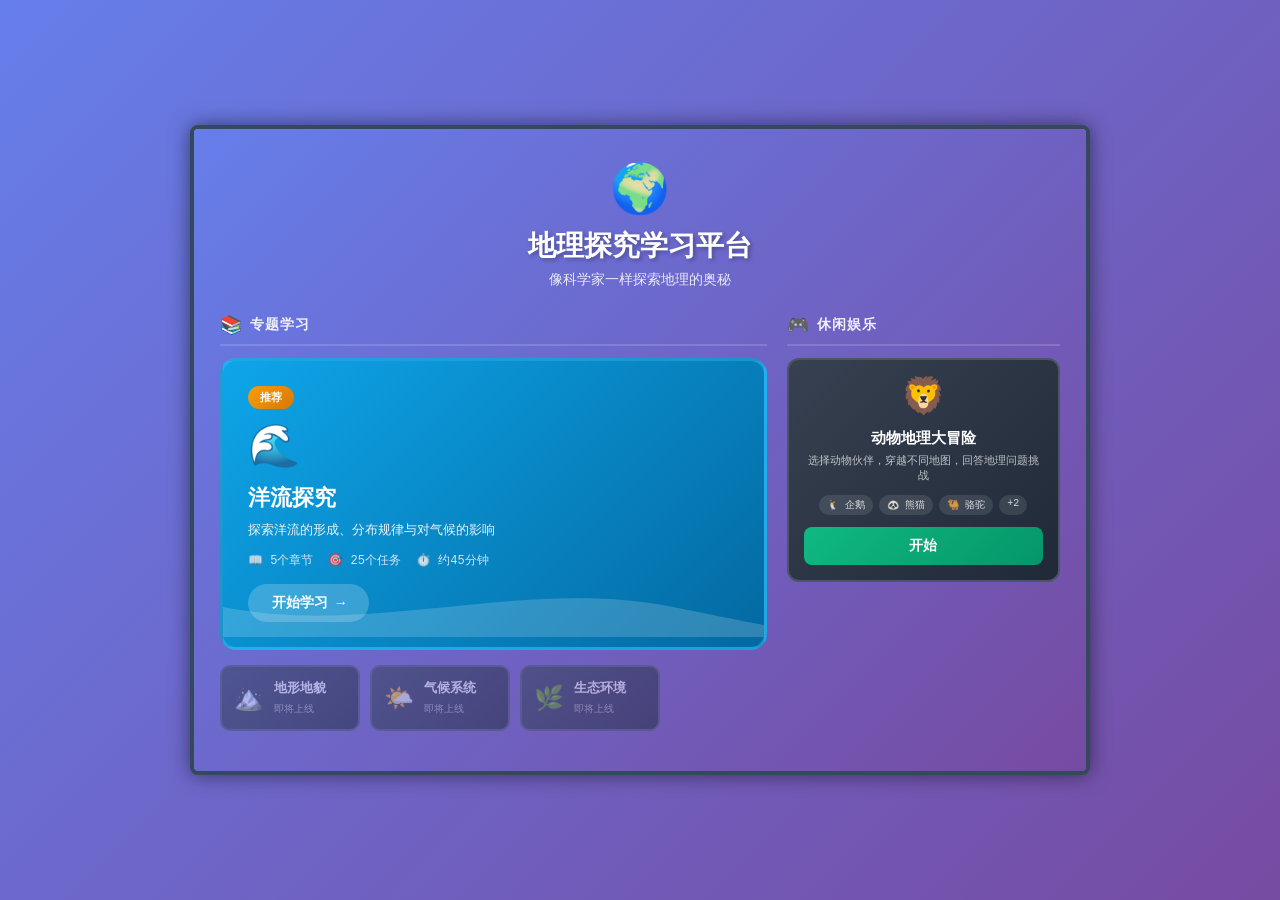
<file: index.html>
<!DOCTYPE html>
<html lang="zh-CN">
<head>
    <meta charset="UTF-8">
    <meta name="viewport" content="width=device-width, initial-scale=1.0">
    <title>地理探究学习平台</title>
    <link rel="stylesheet" href="style.css">
</head>
<body>
    <div class="game-container">
        <!-- 顶部信息栏 - 仅在游戏中显示 -->
        <header class="game-header hidden" id="game-header">
            <div class="health-display">
                <span class="health-label">生命值:</span>
                <div class="hearts">
                    <span class="heart">❤️</span>
                    <span class="heart">❤️</span>
                    <span class="heart">❤️</span>
                    <span class="heart">❤️</span>
                    <span class="heart">❤️</span>
                    <span class="heart">❤️</span>
                    <span class="heart">❤️</span>
                    <span class="heart">❤️</span>
                    <span class="heart">❤️</span>
                    <span class="heart">❤️</span>
                </div>
            </div>
            <div class="map-info">
                <span class="current-animal">当前动物: <span id="animal-name">加载中...</span></span>
                <span class="current-map">当前地图: <span id="map-name">海洋世界</span></span>
                <span class="progress">进度: <span id="map-progress">0/5</span></span>
            </div>
        </header>

        <!-- 游戏主区域 -->
        <main class="game-main">
            <!-- 主页大厅 -->
            <div id="game-lobby" class="game-lobby">
                <div class="home-container">
                    <!-- 顶部标题区 -->
                    <div class="home-header">
                        <div class="home-logo">🌍</div>
                        <h1 class="home-title">地理探究学习平台</h1>
                        <p class="home-subtitle">像科学家一样探索地理的奥秘</p>
                    </div>
                    
                    <!-- 主要内容区 -->
                    <div class="home-content">
                        <!-- 左侧：专题学习（主要） -->
                        <div class="home-main">
                            <div class="section-header">
                                <span class="section-icon">📚</span>
                                <span class="section-label">专题学习</span>
                            </div>
                            
                            <!-- 洋流探究 - 主推卡片 -->
                            <a href="ocean-explore.html" class="featured-card">
                                <div class="featured-bg">
                                    <div class="wave wave1"></div>
                                    <div class="wave wave2"></div>
                                    <div class="wave wave3"></div>
                                </div>
                                <div class="featured-content">
                                    <div class="featured-badge">推荐</div>
                                    <div class="featured-icon">🌊</div>
                                    <h3 class="featured-title">洋流探究</h3>
                                    <p class="featured-desc">探索洋流的形成、分布规律与对气候的影响</p>
                                    <div class="featured-meta">
                                        <span>📖 5个章节</span>
                                        <span>🎯 25个任务</span>
                                        <span>⏱️ 约45分钟</span>
                                    </div>
                                    <div class="featured-btn">开始学习 →</div>
                                </div>
                            </a>
                            
                            <!-- 其他专题 -->
                            <div class="topic-row">
                                <div class="topic-mini topic-locked">
                                    <div class="topic-mini-icon">🏔️</div>
                                    <div class="topic-mini-info">
                                        <h4>地形地貌</h4>
                                        <span>即将上线</span>
                                    </div>
                                </div>
                                <div class="topic-mini topic-locked">
                                    <div class="topic-mini-icon">🌤️</div>
                                    <div class="topic-mini-info">
                                        <h4>气候系统</h4>
                                        <span>即将上线</span>
                                    </div>
                                </div>
                                <div class="topic-mini topic-locked">
                                    <div class="topic-mini-icon">🌿</div>
                                    <div class="topic-mini-info">
                                        <h4>生态环境</h4>
                                        <span>即将上线</span>
                                    </div>
                                </div>
                            </div>
                        </div>
                        
                        <!-- 右侧：小游戏（次要） -->
                        <div class="home-side">
                            <div class="section-header">
                                <span class="section-icon">🎮</span>
                                <span class="section-label">休闲娱乐</span>
                            </div>
                            
                            <div class="game-card" id="start-game-menu-btn">
                                <div class="game-card-icon">🦁</div>
                                <div class="game-card-content">
                                    <h4>动物地理大冒险</h4>
                                    <p>选择动物伙伴，穿越不同地图，回答地理问题挑战</p>
                                    <div class="game-card-tags">
                                        <span>🐧 企鹅</span>
                                        <span>🐼 熊猫</span>
                                        <span>🐫 骆驼</span>
                                        <span>+2</span>
                                    </div>
                                </div>
                                <div class="game-card-play">开始</div>
                            </div>
                        </div>
                    </div>
                </div>
            </div>

            <!-- 动物选择界面 -->
            <div id="animal-selection-screen" class="modal hidden">
                <div class="selection-content">
                    <h2>选择你的动物伙伴</h2>
                    <div class="animal-cards">
                        <div class="animal-card" data-animal="penguin">
                            <div class="animal-icon">🐧</div>
                            <h3>企鹅</h3>
                            <p>探索南极冰原</p>
                        </div>
                        <div class="animal-card" data-animal="panda">
                            <div class="animal-icon">🐼</div>
                            <h3>大熊猫</h3>
                            <p>穿越竹林秘境</p>
                        </div>
                        <div class="animal-card" data-animal="camel">
                            <div class="animal-icon">🐫</div>
                            <h3>骆驼</h3>
                            <p>横跨沙漠绿洲</p>
                        </div>
                        <div class="animal-card" data-animal="kangaroo">
                            <div class="animal-icon">🦘</div>
                            <h3>袋鼠</h3>
                            <p>跳跃澳洲内陆</p>
                        </div>
                        <div class="animal-card" data-animal="polar_bear">
                            <div class="animal-icon">🐻‍❄️</div>
                            <h3>北极熊</h3>
                            <p>征服北极冰原</p>
                        </div>
                    </div>
                    <div class="selection-buttons">
                        <button class="back-btn" id="back-to-lobby-btn">返回</button>
                        <button class="confirm-btn" id="confirm-animal-btn" disabled>确认选择</button>
                    </div>
                </div>
            </div>

            <!-- 游戏说明界面 -->
            <div id="game-rules-screen" class="modal hidden">
                <div class="rules-content">
                    <h2>📖 游戏说明</h2>
                    <div class="rules-section">
                        <h3>🎯 游戏目标</h3>
                        <p>选择你喜欢的动物，穿越3张不同的地图，回答地理知识问题，完成冒险之旅！</p>
                    </div>
                    <div class="rules-section">
                        <h3>🎮 操作方法</h3>
                        <ul>
                            <li>使用方向键 <kbd>↑</kbd> <kbd>↓</kbd> <kbd>←</kbd> <kbd>→</kbd> 控制动物移动</li>
                            <li>碰到障碍物会触发地理知识问答</li>
                        </ul>
                    </div>
                    <div class="rules-section">
                        <h3>⚡ 游戏规则</h3>
                        <ul>
                            <li>⏱️ 每题限时10秒，超时视为答错</li>
                            <li>❤️ 初始生命值10点，答错扣1点</li>
                            <li>🗺️ 完成3张地图即可通关</li>
                            <li>💀 生命值归零游戏结束</li>
                        </ul>
                    </div>
                    <div class="rules-section">
                        <h3>🦁 动物伙伴</h3>
                        <p>每种动物都有独特的栖息地和冒险路线：</p>
                        <ul>
                            <li>🐧 企鹅 - 南极冰原探险</li>
                            <li>🐼 大熊猫 - 竹林山谷之旅</li>
                            <li>🐫 骆驼 - 沙漠绿洲穿越</li>
                            <li>🦘 袋鼠 - 澳洲内陆冒险</li>
                            <li>🐻‍❄️ 北极熊 - 北极冰原征服</li>
                        </ul>
                    </div>
                    <button class="back-btn" id="back-from-rules-btn">返回大厅</button>
                </div>
            </div>

            <!-- 游戏控制按钮 -->
            <div id="game-controls" class="game-controls hidden">
                <button class="control-btn" id="pause-game-btn">⏸️ 暂停</button>
                <button class="control-btn" id="exit-game-btn">🚪 退出</button>
            </div>

            <div class="canvas-container hidden" id="canvas-container">
                <canvas id="game-canvas" width="1200" height="600"></canvas>
            </div>
            
            <!-- 问答系统 -->
            <div id="question-modal" class="modal hidden">
                <div class="question-content">
                    <h3>地理知识问答</h3>
                    <div class="question-text">
                        <p id="question-text">世界上最大的海洋是哪个？</p>
                    </div>
                    <div class="timer">
                        剩余时间: <span id="timer">10</span>秒
                    </div>
                    <div class="answers">
                        <button class="answer-btn" data-answer="A">A. 太平洋</button>
                        <button class="answer-btn" data-answer="B">B. 大西洋</button>
                        <button class="answer-btn" data-answer="C">C. 印度洋</button>
                        <button class="answer-btn" data-answer="D">D. 北冰洋</button>
                    </div>
                </div>
            </div>

            <!-- 游戏结束界面 -->
            <div id="game-over" class="modal hidden">
                <div class="game-over-content">
                    <h2>游戏结束</h2>
                    <p>你已经完成了所有挑战！</p>
                    <div class="stats">
                        <p>答对题目: <span id="correct-answers">0</span></p>
                        <p>正确率: <span id="accuracy">0%</span></p>
                    </div>
                    <button class="restart-btn">重新开始</button>
                </div>
            </div>
        </main>

        <!-- 底部控制提示 - 仅在游戏中显示 -->
        <footer class="game-footer hidden" id="game-footer">
            <div class="controls">
                <span>使用方向键 ↑↓←→ 控制移动</span>
                <span>碰到障碍物时会出现地理问题</span>
            </div>
        </footer>
    </div>

    <script src="game.js"></script>
</body>
</html>
</file>
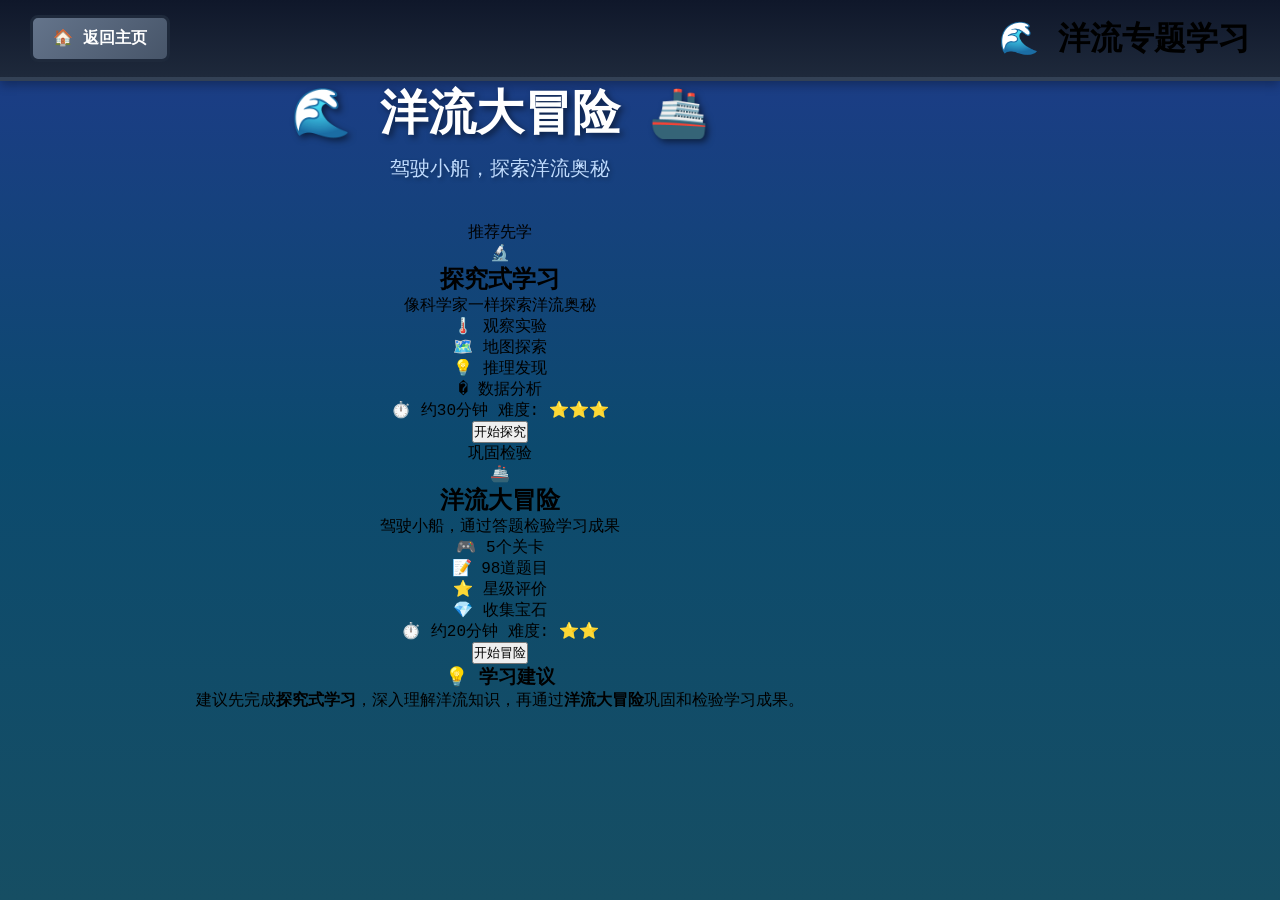
<file: ocean-adventure.html>
<!DOCTYPE html>
<html lang="zh-CN">
<head>
    <meta charset="UTF-8">
    <meta name="viewport" content="width=device-width, initial-scale=1.0">
    <title>洋流大冒险 - 答题闯关</title>
    <link rel="stylesheet" href="ocean-currents.css">
    <script src="ocean-adventure.js"></script>
</head>
<body>
    <div class="ocean-container">
        <!-- 顶部信息栏 -->
        <header class="ocean-header">
            <button class="back-home-btn" id="back-home">🏠 返回主页</button>
            <div class="header-title">
                <h1>🌊 洋流专题学习</h1>
            </div>
        </header>

        <!-- 主选择区域 -->
        <main class="ocean-main">
            <!-- 学习模块选择 -->
            <div class="module-select-screen">
                <div class="level-select-content">
                    <h1 class="ocean-title">🌊 洋流大冒险 🚢</h1>
                    <p class="ocean-subtitle">驾驶小船，探索洋流奥秘</p>
                    
                    <div class="modules-grid">
                        <!-- 探究式学习模块 -->
                        <div class="module-card explore-module" id="explore-module">
                            <div class="module-badge">推荐先学</div>
                            <div class="module-icon">🔬</div>
                            <h2>探究式学习</h2>
                            <p class="module-desc">像科学家一样探索洋流奥秘</p>
                            <div class="module-features">
                                <div class="feature-item">🌡️ 观察实验</div>
                                <div class="feature-item">🗺️ 地图探索</div>
                                <div class="feature-item">💡 推理发现</div>
                                <div class="feature-item">� 数据分析</div>
                            </div>
                            <div class="module-info">
                                <span class="duration">⏱️ 约30分钟</span>
                                <span class="difficulty">难度: ⭐⭐⭐</span>
                            </div>
                            <button class="module-btn explore-btn">开始探究</button>
                        </div>
                        
                        <!-- 洋流大冒险模块 -->
                        <div class="module-card adventure-module" id="adventure-module">
                            <div class="module-badge">巩固检验</div>
                            <div class="module-icon">🚢</div>
                            <h2>洋流大冒险</h2>
                            <p class="module-desc">驾驶小船，通过答题检验学习成果</p>
                            <div class="module-features">
                                <div class="feature-item">🎮 5个关卡</div>
                                <div class="feature-item">📝 98道题目</div>
                                <div class="feature-item">⭐ 星级评价</div>
                                <div class="feature-item">💎 收集宝石</div>
                            </div>
                            <div class="module-info">
                                <span class="duration">⏱️ 约20分钟</span>
                                <span class="difficulty">难度: ⭐⭐</span>
                            </div>
                            <button class="module-btn adventure-btn">开始冒险</button>
                        </div>
                    </div>
                    
                    <div class="learning-tips">
                        <h3>💡 学习建议</h3>
                        <p>建议先完成<strong>探究式学习</strong>，深入理解洋流知识，再通过<strong>洋流大冒险</strong>巩固和检验学习成果。</p>
                    </div>
                </div>
            </div>
        </main>
    </div>

    <script>
        // 返回主页
        document.getElementById('back-home').addEventListener('click', () => {
            window.location.href = 'index.html';
        });
        
        // 探究式学习
        document.getElementById('explore-module').addEventListener('click', () => {
            window.location.href = 'ocean-explore.html';
        });
        
        document.querySelector('.explore-btn').addEventListener('click', (e) => {
            e.stopPropagation();
            window.location.href = 'ocean-explore.html';
        });
        
        // 洋流大冒险
        document.getElementById('adventure-module').addEventListener('click', () => {
            window.location.href = 'ocean-adventure.html';
        });
        
        document.querySelector('.adventure-btn').addEventListener('click', (e) => {
            e.stopPropagation();
            window.location.href = 'ocean-adventure.html';
        });
    </script>
</body>
</html>
</file>
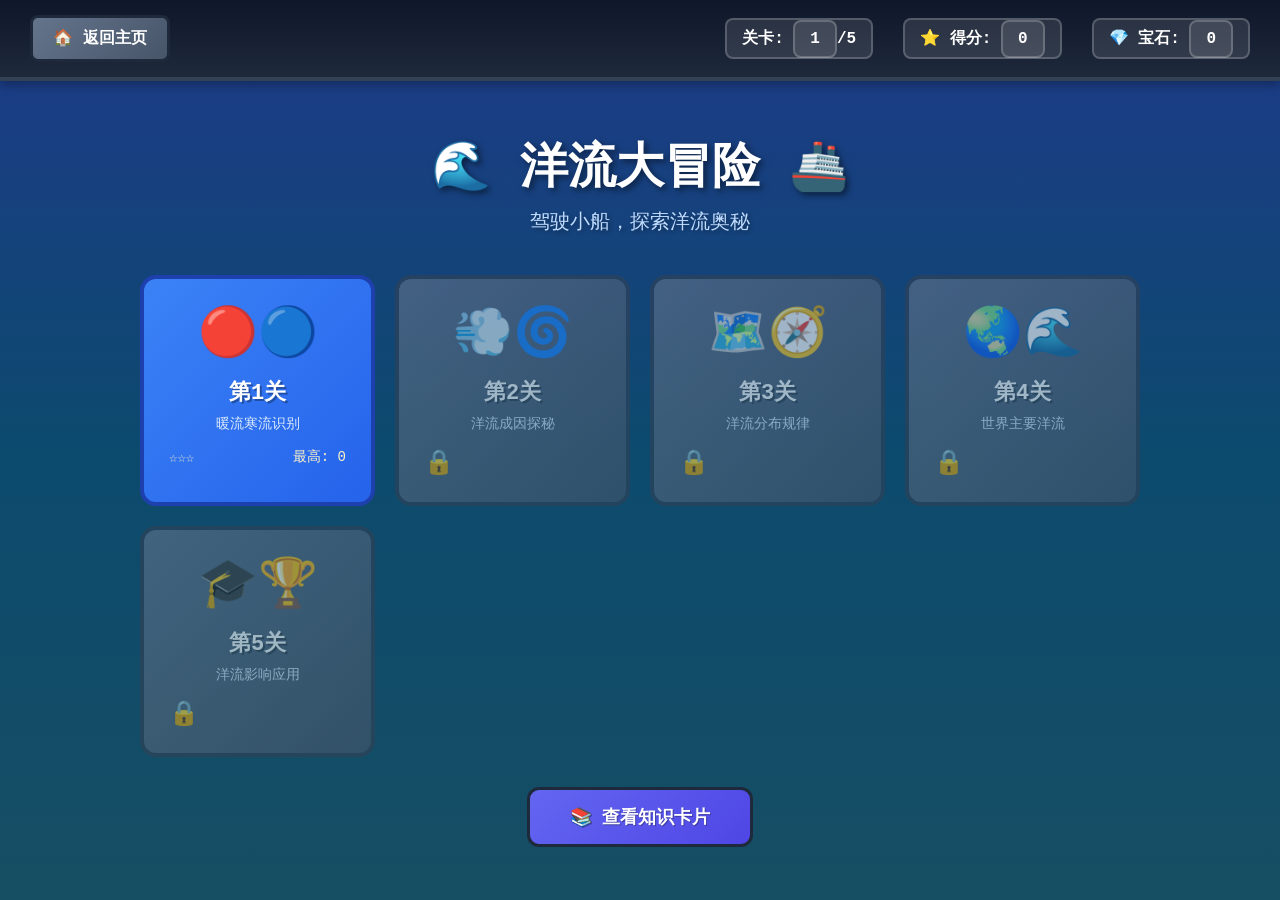
<file: ocean-currents.html>
<!DOCTYPE html>
<html lang="zh-CN">
<head>
    <meta charset="UTF-8">
    <meta name="viewport" content="width=device-width, initial-scale=1.0">
    <title>洋流大冒险 - 专题学习</title>
    <link rel="stylesheet" href="ocean-currents.css">
</head>
<body>
    <div class="ocean-container">
        <!-- 顶部信息栏 -->
        <header class="ocean-header">
            <button class="back-home-btn" id="back-home">🏠 返回主页</button>
            <div class="progress-info">
                <span class="level-display">关卡: <span id="current-level">1</span>/5</span>
                <span class="score-display">⭐ 得分: <span id="total-score">0</span></span>
                <span class="gems-display">💎 宝石: <span id="gems-count">0</span></span>
            </div>
        </header>

        <!-- 主游戏区域 -->
        <main class="ocean-main">
            <!-- 关卡选择界面 -->
            <div id="level-select-screen" class="screen">
                <div class="level-select-content">
                    <h1 class="ocean-title">🌊 洋流大冒险 🚢</h1>
                    <p class="ocean-subtitle">驾驶小船，探索洋流奥秘</p>
                    
                    <div class="levels-grid">
                        <div class="level-card" data-level="1">
                            <div class="level-icon">🔴🔵</div>
                            <h3>第1关</h3>
                            <p>暖流寒流识别</p>
                            <div class="level-status">
                                <span class="stars">⭐⭐⭐</span>
                                <span class="best-score">最高: 0</span>
                            </div>
                        </div>
                        
                        <div class="level-card locked" data-level="2">
                            <div class="level-icon">💨🌀</div>
                            <h3>第2关</h3>
                            <p>洋流成因探秘</p>
                            <div class="level-status">
                                <span class="lock-icon">🔒</span>
                            </div>
                        </div>
                        
                        <div class="level-card locked" data-level="3">
                            <div class="level-icon">🗺️🧭</div>
                            <h3>第3关</h3>
                            <p>洋流分布规律</p>
                            <div class="level-status">
                                <span class="lock-icon">🔒</span>
                            </div>
                        </div>
                        
                        <div class="level-card locked" data-level="4">
                            <div class="level-icon">🌏🌊</div>
                            <h3>第4关</h3>
                            <p>世界主要洋流</p>
                            <div class="level-status">
                                <span class="lock-icon">🔒</span>
                            </div>
                        </div>
                        
                        <div class="level-card locked" data-level="5">
                            <div class="level-icon">🎓🏆</div>
                            <h3>第5关</h3>
                            <p>洋流影响应用</p>
                            <div class="level-status">
                                <span class="lock-icon">🔒</span>
                            </div>
                        </div>
                    </div>
                    
                    <div class="knowledge-cards-btn">
                        <button class="btn-secondary" id="view-knowledge-btn">📚 查看知识卡片</button>
                    </div>
                </div>
            </div>

            <!-- 游戏画布界面 -->
            <div id="game-screen" class="screen hidden">
                <div class="game-canvas-wrapper">
                    <canvas id="ocean-canvas" width="1000" height="600"></canvas>
                    <div class="game-hud">
                        <div class="question-counter">题目: <span id="question-num">1</span>/<span id="total-questions">15</span></div>
                        <div class="timer">⏱️ <span id="time-left">15</span>秒</div>
                        <div class="combo">连对: <span id="combo-count">0</span></div>
                    </div>
                </div>
                
                <!-- 问题面板 -->
                <div id="question-panel" class="question-panel hidden">
                    <div class="question-content">
                        <h3 id="question-text">这是一道关于洋流的问题？</h3>
                        <div class="options-grid" id="options-container">
                            <button class="option-btn" data-answer="A">A. 选项A</button>
                            <button class="option-btn" data-answer="B">B. 选项B</button>
                            <button class="option-btn" data-answer="C">C. 选项C</button>
                            <button class="option-btn" data-answer="D">D. 选项D</button>
                        </div>
                    </div>
                </div>
            </div>

            <!-- 关卡完成界面 -->
            <div id="level-complete-screen" class="screen hidden">
                <div class="complete-content">
                    <h2 class="complete-title">🎉 关卡完成！</h2>
                    <div class="complete-stats">
                        <div class="stat-item">
                            <span class="stat-label">正确率</span>
                            <span class="stat-value" id="accuracy-rate">0%</span>
                        </div>
                        <div class="stat-item">
                            <span class="stat-label">获得分数</span>
                            <span class="stat-value" id="level-score">0</span>
                        </div>
                        <div class="stat-item">
                            <span class="stat-label">获得宝石</span>
                            <span class="stat-value" id="earned-gems">0</span>
                        </div>
                    </div>
                    <div class="stars-display" id="stars-earned">
                        ⭐⭐⭐
                    </div>
                    <div class="knowledge-unlock" id="knowledge-unlock">
                        <p>🎓 解锁新知识卡片！</p>
                    </div>
                    <div class="complete-buttons">
                        <button class="btn-primary" id="next-level-btn">下一关</button>
                        <button class="btn-secondary" id="retry-level-btn">重新挑战</button>
                        <button class="btn-secondary" id="back-to-select-btn">返回选关</button>
                    </div>
                </div>
            </div>

            <!-- 知识卡片界面 -->
            <div id="knowledge-screen" class="screen hidden">
                <div class="knowledge-content">
                    <h2>📚 洋流知识卡片</h2>
                    <div class="knowledge-grid" id="knowledge-grid">
                        <!-- 知识卡片将动态生成 -->
                    </div>
                    <button class="btn-secondary" id="close-knowledge-btn">返回</button>
                </div>
            </div>
        </main>
    </div>

    <script src="ocean-currents.js"></script>
</body>
</html>
</file>
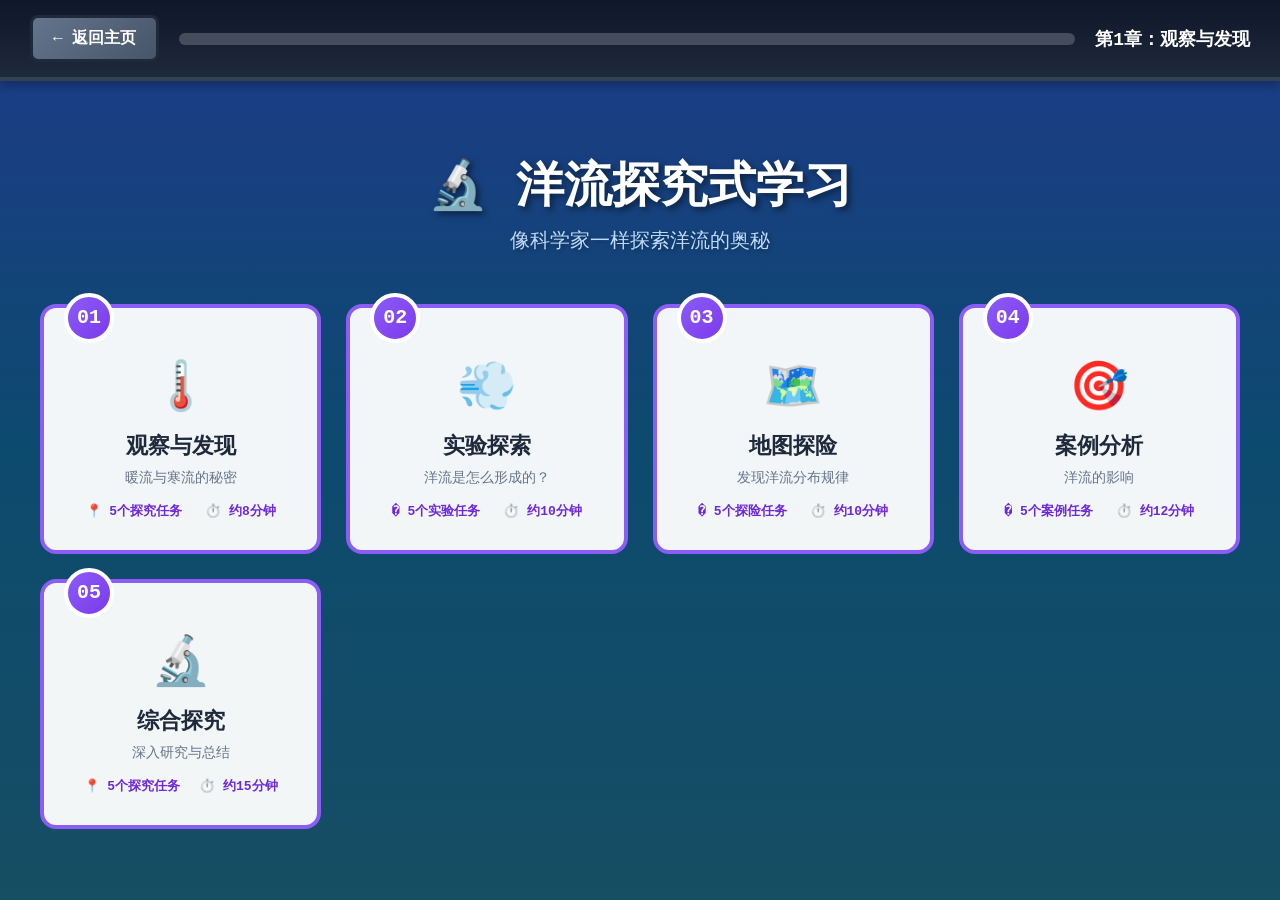
<file: ocean-explore.html>
<!DOCTYPE html>
<html lang="zh-CN">
<head>
    <meta charset="UTF-8">
    <meta name="viewport" content="width=device-width, initial-scale=1.0">
    <title>洋流探究式学习</title>
    <link rel="stylesheet" href="ocean-explore.css">
</head>
<body>
    <div class="explore-container">
        <!-- 顶部导航 -->
        <header class="explore-header">
            <button class="back-btn" id="back-btn">← 返回主页</button>
            <div class="progress-bar">
                <div class="progress-fill" id="progress-fill"></div>
            </div>
            <div class="chapter-info">
                <span id="chapter-title">第1章：观察与发现</span>
            </div>
        </header>

        <!-- 主内容区 -->
        <main class="explore-main">
            <!-- 章节选择界面 -->
            <div id="chapter-select" class="screen">
                <div class="chapter-select-content">
                    <h1 class="explore-title">🔬 洋流探究式学习</h1>
                    <p class="explore-subtitle">像科学家一样探索洋流的奥秘</p>
                    
                    <div class="chapters-grid">
                        <div class="chapter-card" data-chapter="1">
                            <div class="chapter-number">01</div>
                            <div class="chapter-icon">🌡️</div>
                            <h3>观察与发现</h3>
                            <p>暖流与寒流的秘密</p>
                            <div class="chapter-tasks">
                                <span>📍 5个探究任务</span>
                                <span>⏱️ 约8分钟</span>
                            </div>
                        </div>

                        <div class="chapter-card" data-chapter="2">
                            <div class="chapter-number">02</div>
                            <div class="chapter-icon">💨</div>
                            <h3>实验探索</h3>
                            <p>洋流是怎么形成的？</p>
                            <div class="chapter-tasks">
                                <span>� 5个实验任务</span>
                                <span>⏱️ 约10分钟</span>
                            </div>
                        </div>

                        <div class="chapter-card" data-chapter="3">
                            <div class="chapter-number">03</div>
                            <div class="chapter-icon">🗺️</div>
                            <h3>地图探险</h3>
                            <p>发现洋流分布规律</p>
                            <div class="chapter-tasks">
                                <span>� 5个探险任务</span>
                                <span>⏱️ 约10分钟</span>
                            </div>
                        </div>

                        <div class="chapter-card" data-chapter="4">
                            <div class="chapter-number">04</div>
                            <div class="chapter-icon">🎯</div>
                            <h3>案例分析</h3>
                            <p>洋流的影响</p>
                            <div class="chapter-tasks">
                                <span>� 5个案例任务</span>
                                <span>⏱️ 约12分钟</span>
                            </div>
                        </div>
                        
                        <div class="chapter-card" data-chapter="5">
                            <div class="chapter-number">05</div>
                            <div class="chapter-icon">🔬</div>
                            <h3>综合探究</h3>
                            <p>深入研究与总结</p>
                            <div class="chapter-tasks">
                                <span>📍 5个探究任务</span>
                                <span>⏱️ 约15分钟</span>
                            </div>
                        </div>
                    </div>
                </div>
            </div>

            <!-- 探究任务界面 -->
            <div id="task-screen" class="screen hidden">
                <div class="task-content">
                    <!-- 任务标题 -->
                    <div class="task-header">
                        <h2 id="task-title">任务1：测量海水温度</h2>
                        <div class="task-progress">
                            <span id="task-number">1/5</span>
                        </div>
                    </div>

                    <!-- 互动区域 -->
                    <div class="interactive-area">
                        <canvas id="explore-canvas" width="900" height="500"></canvas>
                        <div class="controls-panel" id="controls-panel">
                            <!-- 控制面板内容将动态生成 -->
                        </div>
                    </div>

                    <!-- 观察记录区 -->
                    <div class="observation-area">
                        <h3>📝 观察记录</h3>
                        <div id="observation-log"></div>
                    </div>

                    <!-- 思考问题 -->
                    <div class="thinking-area" id="thinking-area">
                        <h3>💭 思考一下</h3>
                        <p id="thinking-question"></p>
                        <div class="answer-input">
                            <textarea id="answer-input" placeholder="写下你的想法..."></textarea>
                            <button class="submit-btn" id="submit-answer">提交想法</button>
                        </div>
                    </div>

                    <!-- 知识总结 -->
                    <div class="summary-area hidden" id="summary-area">
                        <h3>✨ 知识总结</h3>
                        <div id="summary-content"></div>
                        <button class="next-task-btn" id="next-task-btn">下一个任务</button>
                    </div>
                </div>
            </div>

            <!-- 章节完成界面 -->
            <div id="chapter-complete" class="screen hidden">
                <div class="complete-content">
                    <div class="complete-icon">🎉</div>
                    <h2>章节完成！</h2>
                    <div class="complete-summary">
                        <h3>你学到了什么？</h3>
                        <div id="learning-summary"></div>
                    </div>
                    <div class="complete-actions">
                        <button class="btn-primary" id="next-chapter-btn">下一章</button>
                        <button class="btn-secondary" id="back-to-chapters-btn">返回章节选择</button>
                    </div>
                </div>
            </div>
        </main>
    </div>

    <script src="ocean-explore.js"></script>
</body>
</html>
</file>
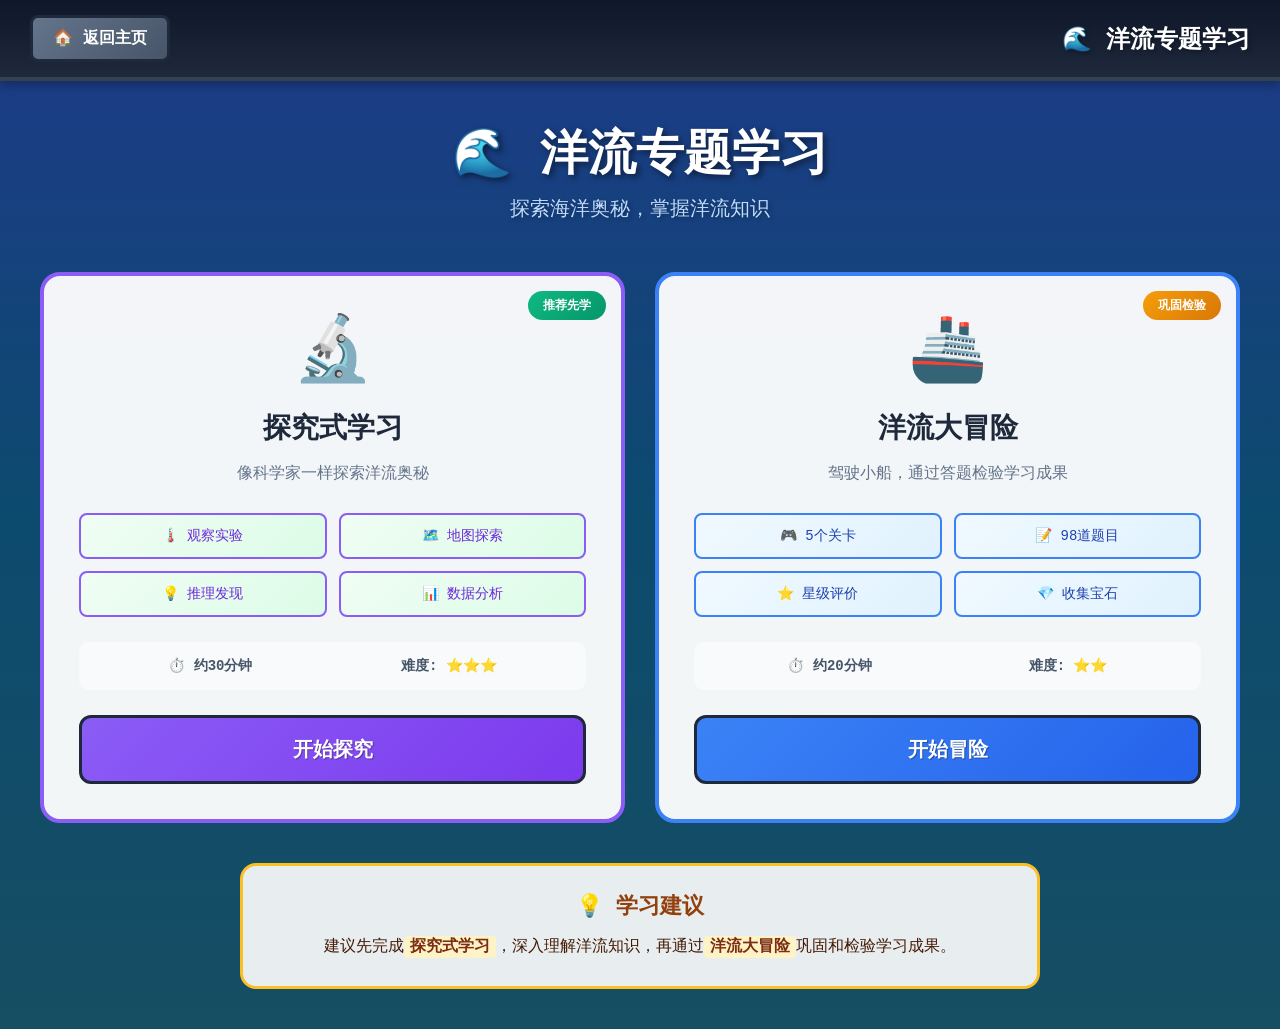
<file: ocean-select.html>
<!DOCTYPE html>
<html lang="zh-CN">
<head>
    <meta charset="UTF-8">
    <meta name="viewport" content="width=device-width, initial-scale=1.0">
    <title>洋流专题学习</title>
    <style>
        * {
            margin: 0;
            padding: 0;
            box-sizing: border-box;
        }

        body {
            font-family: 'Courier New', monospace;
            background: linear-gradient(180deg, #1e3a8a 0%, #0c4a6e 50%, #164e63 100%);
            min-height: 100vh;
            overflow-x: hidden;
        }

        .ocean-container {
            width: 100%;
            min-height: 100vh;
            display: flex;
            flex-direction: column;
        }

        .ocean-header {
            background: linear-gradient(180deg, #0f172a 0%, #1e293b 100%);
            padding: 15px 30px;
            display: flex;
            justify-content: space-between;
            align-items: center;
            border-bottom: 4px solid #334155;
            box-shadow: 0 4px 10px rgba(0, 0, 0, 0.3);
        }

        .back-home-btn {
            background: linear-gradient(135deg, #64748b 0%, #475569 100%);
            border: 3px solid #1e293b;
            color: white;
            padding: 10px 20px;
            font-size: 16px;
            font-weight: bold;
            cursor: pointer;
            border-radius: 8px;
            transition: all 0.3s;
            font-family: 'Courier New', monospace;
        }

        .back-home-btn:hover {
            background: linear-gradient(135deg, #94a3b8 0%, #64748b 100%);
            transform: translateY(-2px);
        }

        .header-title h1 {
            color: white;
            font-size: 24px;
            text-shadow: 2px 2px 4px rgba(0, 0, 0, 0.3);
        }

        .ocean-main {
            flex: 1;
            display: flex;
            justify-content: center;
            align-items: center;
            padding: 40px 20px;
        }

        .module-select-content {
            max-width: 1200px;
            width: 100%;
            text-align: center;
        }

        .ocean-title {
            font-size: 48px;
            color: white;
            margin-bottom: 10px;
            text-shadow: 3px 3px 6px rgba(0, 0, 0, 0.5);
        }

        .ocean-subtitle {
            font-size: 20px;
            color: #bfdbfe;
            margin-bottom: 50px;
            text-shadow: 2px 2px 4px rgba(0, 0, 0, 0.3);
        }

        .modules-grid {
            display: grid;
            grid-template-columns: repeat(auto-fit, minmax(450px, 1fr));
            gap: 30px;
            margin-bottom: 40px;
        }

        .module-card {
            background: rgba(255, 255, 255, 0.95);
            border: 4px solid #3b82f6;
            border-radius: 20px;
            padding: 35px;
            cursor: pointer;
            transition: all 0.3s;
            position: relative;
            overflow: hidden;
        }

        .module-card:hover {
            transform: translateY(-10px);
            box-shadow: 0 15px 40px rgba(59, 130, 246, 0.4);
            border-color: #60a5fa;
        }

        .explore-module {
            border-color: #8b5cf6;
        }

        .explore-module:hover {
            box-shadow: 0 15px 40px rgba(139, 92, 246, 0.4);
            border-color: #a78bfa;
        }

        .module-badge {
            position: absolute;
            top: 15px;
            right: 15px;
            background: linear-gradient(135deg, #f59e0b 0%, #d97706 100%);
            color: white;
            padding: 6px 15px;
            border-radius: 20px;
            font-size: 12px;
            font-weight: bold;
        }

        .explore-module .module-badge {
            background: linear-gradient(135deg, #10b981 0%, #059669 100%);
        }

        .module-icon {
            font-size: 64px;
            margin-bottom: 20px;
        }

        .module-card h2 {
            font-size: 28px;
            color: #1e293b;
            margin-bottom: 15px;
        }

        .module-desc {
            font-size: 16px;
            color: #64748b;
            margin-bottom: 25px;
            line-height: 1.6;
        }

        .module-features {
            display: grid;
            grid-template-columns: 1fr 1fr;
            gap: 12px;
            margin-bottom: 25px;
        }

        .feature-item {
            background: linear-gradient(135deg, #f0f9ff 0%, #e0f2fe 100%);
            padding: 12px;
            border-radius: 8px;
            font-size: 14px;
            color: #1e40af;
            border: 2px solid #3b82f6;
        }

        .explore-module .feature-item {
            background: linear-gradient(135deg, #f0fdf4 0%, #dcfce7 100%);
            border-color: #8b5cf6;
            color: #6d28d9;
        }

        .module-info {
            display: flex;
            justify-content: space-around;
            margin-bottom: 25px;
            padding: 15px;
            background: #f8fafc;
            border-radius: 10px;
        }

        .module-info span {
            font-size: 14px;
            color: #475569;
            font-weight: bold;
        }

        .module-btn {
            width: 100%;
            padding: 18px;
            font-size: 20px;
            font-weight: bold;
            border: 3px solid #1e293b;
            border-radius: 12px;
            cursor: pointer;
            transition: all 0.3s;
            font-family: 'Courier New', monospace;
            background: linear-gradient(135deg, #3b82f6 0%, #2563eb 100%);
            color: white;
            text-shadow: 1px 1px 0 rgba(0, 0, 0, 0.3);
        }

        .module-btn:hover {
            background: linear-gradient(135deg, #60a5fa 0%, #3b82f6 100%);
            transform: translateY(-2px);
            box-shadow: 0 6px 12px rgba(0, 0, 0, 0.3);
        }

        .explore-btn {
            background: linear-gradient(135deg, #8b5cf6 0%, #7c3aed 100%);
        }

        .explore-btn:hover {
            background: linear-gradient(135deg, #a78bfa 0%, #8b5cf6 100%);
        }

        .learning-tips {
            background: rgba(255, 255, 255, 0.9);
            border: 3px solid #fbbf24;
            border-radius: 16px;
            padding: 25px;
            max-width: 800px;
            margin: 0 auto;
        }

        .learning-tips h3 {
            font-size: 22px;
            color: #92400e;
            margin-bottom: 12px;
        }

        .learning-tips p {
            font-size: 16px;
            color: #451a03;
            line-height: 1.8;
        }

        .learning-tips strong {
            color: #7c2d12;
            background: #fef3c7;
            padding: 2px 6px;
            border-radius: 4px;
        }

        @media (max-width: 1000px) {
            .modules-grid {
                grid-template-columns: 1fr;
            }
        }
    </style>
</head>
<body>
    <div class="ocean-container">
        <header class="ocean-header">
            <button class="back-home-btn" id="back-home">🏠 返回主页</button>
            <div class="header-title">
                <h1>🌊 洋流专题学习</h1>
            </div>
        </header>

        <main class="ocean-main">
            <div class="module-select-content">
                <h1 class="ocean-title">🌊 洋流专题学习</h1>
                <p class="ocean-subtitle">探索海洋奥秘，掌握洋流知识</p>
                
                <div class="modules-grid">
                    <!-- 探究式学习模块 -->
                    <div class="module-card explore-module" id="explore-module">
                        <div class="module-badge">推荐先学</div>
                        <div class="module-icon">🔬</div>
                        <h2>探究式学习</h2>
                        <p class="module-desc">像科学家一样探索洋流奥秘</p>
                        <div class="module-features">
                            <div class="feature-item">🌡️ 观察实验</div>
                            <div class="feature-item">🗺️ 地图探索</div>
                            <div class="feature-item">💡 推理发现</div>
                            <div class="feature-item">📊 数据分析</div>
                        </div>
                        <div class="module-info">
                            <span class="duration">⏱️ 约30分钟</span>
                            <span class="difficulty">难度: ⭐⭐⭐</span>
                        </div>
                        <button class="module-btn explore-btn">开始探究</button>
                    </div>
                    
                    <!-- 洋流大冒险模块 -->
                    <div class="module-card adventure-module" id="adventure-module">
                        <div class="module-badge">巩固检验</div>
                        <div class="module-icon">🚢</div>
                        <h2>洋流大冒险</h2>
                        <p class="module-desc">驾驶小船，通过答题检验学习成果</p>
                        <div class="module-features">
                            <div class="feature-item">🎮 5个关卡</div>
                            <div class="feature-item">📝 98道题目</div>
                            <div class="feature-item">⭐ 星级评价</div>
                            <div class="feature-item">💎 收集宝石</div>
                        </div>
                        <div class="module-info">
                            <span class="duration">⏱️ 约20分钟</span>
                            <span class="difficulty">难度: ⭐⭐</span>
                        </div>
                        <button class="module-btn adventure-btn">开始冒险</button>
                    </div>
                </div>
                
                <div class="learning-tips">
                    <h3>💡 学习建议</h3>
                    <p>建议先完成<strong>探究式学习</strong>，深入理解洋流知识，再通过<strong>洋流大冒险</strong>巩固和检验学习成果。</p>
                </div>
            </div>
        </main>
    </div>

    <script>
        // 返回主页
        document.getElementById('back-home').addEventListener('click', () => {
            window.location.href = 'index.html';
        });
        
        // 探究式学习
        document.getElementById('explore-module').addEventListener('click', () => {
            window.location.href = 'ocean-explore.html';
        });
        
        document.querySelector('.explore-btn').addEventListener('click', (e) => {
            e.stopPropagation();
            window.location.href = 'ocean-explore.html';
        });
        
        // 洋流大冒险
        document.getElementById('adventure-module').addEventListener('click', () => {
            window.location.href = 'ocean-adventure.html';
        });
        
        document.querySelector('.adventure-btn').addEventListener('click', (e) => {
            e.stopPropagation();
            window.location.href = 'ocean-adventure.html';
        });
    </script>
</body>
</html>
</file>
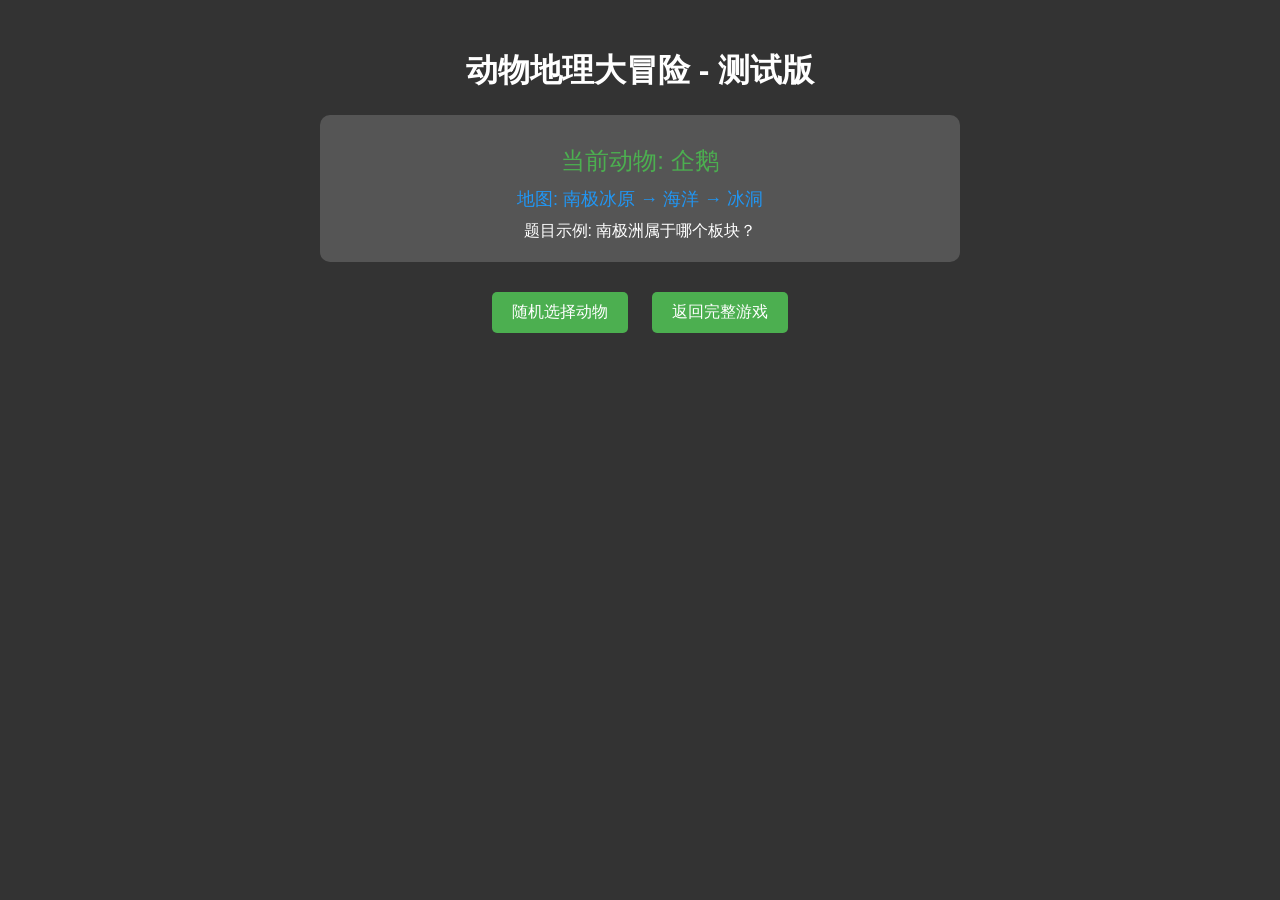
<file: test.html>
<!DOCTYPE html>
<html lang="zh-CN">
<head>
    <meta charset="UTF-8">
    <meta name="viewport" content="width=device-width, initial-scale=1.0">
    <title>动物地理大冒险 - 测试版</title>
    <style>
        body {
            font-family: Arial, sans-serif;
            background: #333;
            color: white;
            text-align: center;
            padding: 20px;
        }
        #game-info {
            background: #555;
            padding: 20px;
            border-radius: 10px;
            margin: 20px auto;
            max-width: 600px;
        }
        #animal-display {
            font-size: 24px;
            color: #4CAF50;
            margin: 10px 0;
        }
        #maps-display {
            font-size: 18px;
            color: #2196F3;
            margin: 10px 0;
        }
        button {
            background: #4CAF50;
            color: white;
            border: none;
            padding: 10px 20px;
            font-size: 16px;
            border-radius: 5px;
            cursor: pointer;
            margin: 10px;
        }
        button:hover {
            background: #45a049;
        }
    </style>
</head>
<body>
    <h1>动物地理大冒险 - 测试版</h1>
    
    <div id="game-info">
        <div id="animal-display">当前动物: 加载中...</div>
        <div id="maps-display">地图: 加载中...</div>
        <div id="questions-display">题目: 加载中...</div>
    </div>
    
    <button onclick="testRandomAnimal()">随机选择动物</button>
    <button onclick="window.location.href='index.html'">返回完整游戏</button>
    
    <script>
        // 简化的动物系统测试
        const animals = {
            penguin: {
                name: '企鹅',
                habitat: 'antarctica',
                maps: ['南极冰原', '海洋', '冰洞'],
                description: '生活在南极的可爱鸟类'
            },
            panda: {
                name: '大熊猫',
                habitat: 'bamboo_forest',
                maps: ['竹林秘境', '山地', '河谷'],
                description: '中国国宝，爱吃竹子'
            },
            camel: {
                name: '骆驼',
                habitat: 'desert',
                maps: ['沙漠绿洲', '绿洲', '沙丘'],
                description: '沙漠之舟，耐渴能手'
            },
            kangaroo: {
                name: '袋鼠',
                habitat: 'australia',
                maps: ['澳洲内陆', '桉树林', '大堡礁'],
                description: '澳大利亚跳跃大师'
            },
            polar_bear: {
                name: '北极熊',
                habitat: 'arctic',
                maps: ['北极冰原', '苔原', '冰冻海洋'],
                description: '北极霸主，游泳健将'
            }
        };
        
        const questions = {
            antarctica: [
                '南极洲属于哪个板块？',
                '企鹅主要分布在哪个半球？',
                '南极洲的年平均温度约为？'
            ],
            bamboo_forest: [
                '大熊猫主要分布在中国的哪个省？',
                '竹子属于哪种植物类型？',
                '大熊猫一天中大部分时间在做什么？'
            ],
            desert: [
                '世界最大的沙漠是？',
                '骆驼的驼峰主要储存的是？',
                '仙人掌的刺是什么器官的变态？'
            ],
            australia: [
                '澳大利亚位于哪个半球？',
                '袋鼠属于哪个动物分类？',
                '澳大利亚的国宝动物是？'
            ],
            arctic: [
                '北极熊主要分布在哪个地区？',
                '北极熊的皮肤是什么颜色？',
                '北冰洋的面积约为？'
            ]
        };
        
        let currentAnimal = null;
        
        function getRandomAnimal() {
            const animalKeys = Object.keys(animals);
            const randomKey = animalKeys[Math.floor(Math.random() * animalKeys.length)];
            return randomKey;
        }
        
        function testRandomAnimal() {
            currentAnimal = getRandomAnimal();
            const animal = animals[currentAnimal];
            
            document.getElementById('animal-display').textContent = `当前动物: ${animal.name}`;
            document.getElementById('maps-display').textContent = `地图: ${animal.maps.join(' → ')}`;
            
            const habitatQuestions = questions[animal.habitat] || [];
            document.getElementById('questions-display').textContent = `题目示例: ${habitatQuestions[0] || '暂无题目'}`;
        }
        
        // 页面加载时自动测试
        window.onload = function() {
            testRandomAnimal();
        };
    </script>
</body>
</html>
</file>
<file: style.css>
/* 基础样式重置 */
* {
    margin: 0;
    padding: 0;
    box-sizing: border-box;
}

body {
    font-family: 'Courier New', monospace;
    background: linear-gradient(135deg, #667eea 0%, #764ba2 100%);
    min-height: 100vh;
    display: flex;
    justify-content: center;
    align-items: center;
    image-rendering: pixelated;
    image-rendering: -moz-crisp-edges;
    image-rendering: crisp-edges;
}

/* 游戏容器 */
.game-container {
    width: 900px;
    height: 650px;
    background: #2c3e50;
    border: 4px solid #34495e;
    border-radius: 8px;
    box-shadow: 0 0 20px rgba(0, 0, 0, 0.5);
    display: flex;
    flex-direction: column;
    overflow: hidden;
}

/* 顶部信息栏 */
.game-header {
    height: 60px;
    background: linear-gradient(180deg, #3498db 0%, #2980b9 100%);
    border-bottom: 3px solid #2471a3;
    display: flex;
    justify-content: space-between;
    align-items: center;
    padding: 0 20px;
    color: white;
    font-size: 14px;
    font-weight: bold;
}

.game-header.hidden {
    display: none !important;
}

.health-display {
    display: flex;
    align-items: center;
    gap: 10px;
}

.health-label {
    text-shadow: 2px 2px 0 #1a5490;
}

.hearts {
    display: flex;
    gap: 5px;
}

.heart {
    font-size: 20px;
    filter: drop-shadow(1px 1px 0 #1a5490);
    transition: transform 0.2s;
}

.heart:hover {
    transform: scale(1.1);
}

.map-info {
    display: flex;
    flex-direction: column;
    align-items: flex-end;
    gap: 5px;
    text-shadow: 2px 2px 0 #1a5490;
}

/* 游戏主区域 */
.game-main {
    flex: 1;
    background: linear-gradient(180deg, #5dade2 0%, #3498db 50%, #2874a6 100%);
    display: flex;
    justify-content: center;
    align-items: center;
    position: relative;
    overflow: hidden;
    padding: 10px;
}

.canvas-container {
    width: 100%;
    height: 100%;
    overflow: auto;
    border: 3px solid #5dade2;
    border-radius: 8px;
    background: #2c3e50;
    display: flex;
    justify-content: center;
    align-items: center;
}

.canvas-container.hidden {
    display: none !important;
}

#game-canvas {
    background: #87ceeb;
    border: none;
    box-shadow: inset 0 0 10px rgba(0, 0, 0, 0.3);
    image-rendering: pixelated;
    image-rendering: -moz-crisp-edges;
    image-rendering: crisp-edges;
    max-width: 100%;
    max-height: 100%;
}

/* 模态框样式 */
.modal {
    position: absolute;
    top: 0;
    left: 0;
    right: 0;
    bottom: 0;
    background: rgba(0, 0, 0, 0.8);
    display: flex;
    justify-content: center;
    align-items: center;
    z-index: 3000;
}

.modal.hidden {
    display: none !important;
}

.question-content, .game-over-content {
    background: linear-gradient(135deg, #74b9ff 0%, #0984e3 100%);
    border: 4px solid #2d3436;
    border-radius: 8px;
    padding: 30px;
    text-align: center;
    color: white;
    box-shadow: 0 0 20px rgba(0, 0, 0, 0.5);
    min-width: 400px;
}

.question-content h3, .game-over-content h2 {
    font-size: 24px;
    margin-bottom: 20px;
    text-shadow: 2px 2px 0 #2d3436;
    font-weight: bold;
}

.question-text {
    font-size: 18px;
    margin-bottom: 20px;
    line-height: 1.5;
    background: rgba(255, 255, 255, 0.1);
    padding: 15px;
    border-radius: 4px;
    border: 2px solid rgba(255, 255, 255, 0.3);
}

.timer {
    font-size: 16px;
    margin-bottom: 20px;
    font-weight: bold;
    color: #ffeaa7;
    text-shadow: 1px 1px 0 #2d3436;
}

.answers {
    display: grid;
    grid-template-columns: 1fr 1fr;
    gap: 10px;
}

.answer-btn {
    background: linear-gradient(135deg, #00b894 0%, #00a085 100%);
    border: 3px solid #2d3436;
    color: white;
    padding: 12px 20px;
    font-size: 14px;
    font-weight: bold;
    cursor: pointer;
    border-radius: 4px;
    transition: all 0.3s;
    font-family: 'Courier New', monospace;
    text-shadow: 1px 1px 0 #2d3436;
}

.answer-btn:hover {
    background: linear-gradient(135deg, #00cec9 0%, #00b894 100%);
    transform: translateY(-2px);
    box-shadow: 0 4px 8px rgba(0, 0, 0, 0.3);
}

.answer-btn:active {
    transform: translateY(0);
}

/* 游戏结束界面 */
.stats {
    margin: 20px 0;
    font-size: 16px;
    line-height: 1.8;
}

.stats p {
    background: rgba(255, 255, 255, 0.1);
    padding: 8px;
    border-radius: 4px;
    border: 2px solid rgba(255, 255, 255, 0.3);
}

.restart-btn {
    background: linear-gradient(135deg, #e74c3c 0%, #c0392b 100%);
    border: 3px solid #2d3436;
    color: white;
    padding: 15px 30px;
    font-size: 16px;
    font-weight: bold;
    cursor: pointer;
    border-radius: 4px;
    transition: all 0.3s;
    font-family: 'Courier New', monospace;
    text-shadow: 1px 1px 0 #2d3436;
}

.restart-btn:hover {
    background: linear-gradient(135deg, #ff6b6b 0%, #e74c3c 100%);
    transform: translateY(-2px);
    box-shadow: 0 4px 8px rgba(0, 0, 0, 0.3);
}

/* 底部控制提示 */
.game-footer {
    height: 50px;
    background: linear-gradient(180deg, #34495e 0%, #2c3e50 100%);
    border-top: 3px solid #1a252f;
    display: flex;
    justify-content: center;
    align-items: center;
    padding: 0 20px;
    color: #ecf0f1;
    font-size: 12px;
}

.game-footer.hidden {
    display: none !important;
}

.controls {
    display: flex;
    gap: 30px;
    align-items: center;
}

.controls span {
    text-shadow: 1px 1px 0 #1a252f;
    opacity: 0.9;
}

/* 游戏大厅 */
.game-lobby {
    position: absolute;
    top: 0;
    left: 0;
    right: 0;
    bottom: 0;
    background: linear-gradient(135deg, #667eea 0%, #764ba2 100%);
    display: flex;
    justify-content: center;
    align-items: center;
    z-index: 1500;
}

.game-lobby.hidden {
    display: none !important;
}

.lobby-content {
    text-align: center;
    color: white;
}

.game-title {
    font-size: 48px;
    margin-bottom: 10px;
    text-shadow: 3px 3px 6px rgba(0, 0, 0, 0.3);
    animation: titleFloat 3s ease-in-out infinite;
}

.game-subtitle {
    font-size: 20px;
    margin-bottom: 50px;
    opacity: 0.9;
    text-shadow: 2px 2px 4px rgba(0, 0, 0, 0.2);
}

.lobby-menu {
    display: flex;
    flex-direction: column;
    gap: 20px;
    align-items: center;
}

.menu-btn {
    background: rgba(255, 255, 255, 0.95);
    border: 4px solid #2d3436;
    border-radius: 16px;
    padding: 20px 60px;
    min-width: 300px;
    cursor: pointer;
    transition: all 0.3s;
    font-family: 'Courier New', monospace;
    display: flex;
    align-items: center;
    justify-content: center;
    gap: 15px;
    box-shadow: 0 4px 15px rgba(0, 0, 0, 0.2);
}

.menu-btn:hover {
    transform: translateY(-5px);
    box-shadow: 0 8px 25px rgba(0, 0, 0, 0.3);
    background: white;
}

.menu-btn:active {
    transform: translateY(-2px);
}

.btn-icon {
    font-size: 32px;
}

.btn-text {
    font-size: 24px;
    font-weight: bold;
    color: #2c3e50;
}

/* 动物选择界面 */
.selection-content {
    background: rgba(255, 255, 255, 0.95);
    border-radius: 16px;
    padding: 40px;
    max-width: 800px;
    width: 90%;
    max-height: 90vh;
    overflow-y: auto;
    box-shadow: 0 10px 40px rgba(0, 0, 0, 0.3);
}

.selection-content h2 {
    font-size: 28px;
    text-align: center;
    color: #2c3e50;
    margin-bottom: 30px;
}

.animal-cards {
    display: grid;
    grid-template-columns: repeat(auto-fit, minmax(140px, 1fr));
    gap: 15px;
    margin-bottom: 30px;
}

.animal-card {
    background: linear-gradient(135deg, #a29bfe 0%, #6c5ce7 100%);
    border: 3px solid #2d3436;
    border-radius: 12px;
    padding: 20px;
    text-align: center;
    cursor: pointer;
    transition: all 0.3s;
    color: white;
}

.animal-card:hover {
    transform: translateY(-5px);
    box-shadow: 0 8px 16px rgba(0, 0, 0, 0.3);
    background: linear-gradient(135deg, #b8b2ff 0%, #7d6fe7 100%);
}

.animal-card.selected {
    background: linear-gradient(135deg, #00b894 0%, #00a085 100%);
    border-color: #ffeaa7;
    box-shadow: 0 0 20px rgba(255, 234, 167, 0.5);
}

.animal-icon {
    font-size: 48px;
    margin-bottom: 10px;
}

.animal-card h3 {
    font-size: 18px;
    margin-bottom: 8px;
    text-shadow: 1px 1px 0 rgba(0, 0, 0, 0.2);
}

.animal-card p {
    font-size: 13px;
    opacity: 0.9;
}

.selection-buttons {
    display: flex;
    gap: 15px;
    justify-content: center;
}

.back-btn, .confirm-btn {
    padding: 15px 40px;
    font-size: 18px;
    font-weight: bold;
    border: 3px solid #2d3436;
    border-radius: 12px;
    cursor: pointer;
    transition: all 0.3s;
    font-family: 'Courier New', monospace;
}

.back-btn {
    background: linear-gradient(135deg, #95a5a6 0%, #7f8c8d 100%);
    color: white;
    text-shadow: 1px 1px 0 rgba(0, 0, 0, 0.2);
}

.back-btn:hover {
    background: linear-gradient(135deg, #b2bec3 0%, #95a5a6 100%);
    transform: translateY(-2px);
}

.confirm-btn {
    background: linear-gradient(135deg, #00b894 0%, #00a085 100%);
    color: white;
    text-shadow: 1px 1px 0 rgba(0, 0, 0, 0.2);
}

.confirm-btn:hover:not(:disabled) {
    background: linear-gradient(135deg, #00cec9 0%, #00b894 100%);
    transform: translateY(-2px);
}

.confirm-btn:disabled {
    background: #95a5a6;
    cursor: not-allowed;
    opacity: 0.6;
}

/* 游戏说明界面 */
.rules-content {
    background: rgba(255, 255, 255, 0.95);
    border-radius: 16px;
    padding: 40px;
    max-width: 700px;
    width: 90%;
    max-height: 90vh;
    overflow-y: auto;
    box-shadow: 0 10px 40px rgba(0, 0, 0, 0.3);
}

.rules-content h2 {
    font-size: 32px;
    text-align: center;
    color: #2c3e50;
    margin-bottom: 30px;
}

.rules-section {
    margin-bottom: 25px;
    padding: 20px;
    background: linear-gradient(135deg, #f8f9fa 0%, #e9ecef 100%);
    border-radius: 12px;
    border-left: 5px solid #667eea;
}

.rules-section h3 {
    font-size: 22px;
    color: #2c3e50;
    margin-bottom: 15px;
}

.rules-section p {
    font-size: 16px;
    line-height: 1.6;
    color: #495057;
    margin-bottom: 10px;
}

.rules-section ul {
    list-style: none;
    padding: 0;
}

.rules-section li {
    font-size: 16px;
    padding: 8px 0;
    color: #495057;
    line-height: 1.6;
}

.rules-section kbd {
    background: #2c3e50;
    color: white;
    padding: 3px 8px;
    border-radius: 4px;
    font-family: 'Courier New', monospace;
    font-size: 14px;
    box-shadow: 0 2px 4px rgba(0, 0, 0, 0.2);
}

.rules-content .back-btn {
    width: 100%;
    margin-top: 10px;
}

@keyframes titleFloat {
    0%, 100% { transform: translateY(0); }
    50% { transform: translateY(-10px); }
}

/* 像素风格动画 */
@keyframes pixelFloat {
    0%, 100% { transform: translateY(0); }
    50% { transform: translateY(-2px); }
}

@keyframes pixelPulse {
    0%, 100% { opacity: 1; }
    50% { opacity: 0.7; }
}

/* 游戏控制按钮 */
.game-controls {
    position: absolute;
    top: 20px;
    right: 20px;
    display: flex;
    gap: 10px;
    z-index: 100;
}

.game-controls.hidden {
    display: none !important;
}

.control-btn {
    background: linear-gradient(135deg, #ef4444 0%, #dc2626 100%);
    border: 3px solid #1e293b;
    color: white;
    padding: 10px 20px;
    font-size: 16px;
    font-weight: bold;
    cursor: pointer;
    border-radius: 8px;
    transition: all 0.3s;
    font-family: 'Courier New', monospace;
    text-shadow: 1px 1px 0 rgba(0, 0, 0, 0.3);
}

.control-btn:hover {
    background: linear-gradient(135deg, #f87171 0%, #ef4444 100%);
    transform: translateY(-2px);
    box-shadow: 0 4px 8px rgba(0, 0, 0, 0.3);
}

#pause-game-btn {
    background: linear-gradient(135deg, #f59e0b 0%, #d97706 100%);
}

#pause-game-btn:hover {
    background: linear-gradient(135deg, #fbbf24 0%, #f59e0b 100%);
}

/* ========== 新主页样式 ========== */
.home-container {
    width: 100%;
    max-width: 880px;
    padding: 20px;
}

.home-header {
    text-align: center;
    margin-bottom: 25px;
}

.home-logo {
    font-size: 48px;
    margin-bottom: 8px;
    animation: float 3s ease-in-out infinite;
}

@keyframes float {
    0%, 100% { transform: translateY(0); }
    50% { transform: translateY(-8px); }
}

.home-title {
    font-size: 28px;
    color: white;
    margin-bottom: 6px;
    text-shadow: 2px 2px 4px rgba(0,0,0,0.3);
    font-weight: bold;
}

.home-subtitle {
    font-size: 14px;
    color: rgba(255,255,255,0.85);
}

.home-content {
    display: flex;
    gap: 20px;
}

.home-main {
    flex: 2;
}

.home-side {
    flex: 1;
    min-width: 220px;
}

.section-header {
    display: flex;
    align-items: center;
    gap: 8px;
    margin-bottom: 12px;
    padding-bottom: 8px;
    border-bottom: 2px solid rgba(255,255,255,0.15);
}

.section-icon {
    font-size: 18px;
}

.section-label {
    font-size: 14px;
    font-weight: bold;
    color: rgba(255,255,255,0.9);
    text-transform: uppercase;
    letter-spacing: 1px;
}

/* 主推卡片 */
.featured-card {
    display: block;
    position: relative;
    background: linear-gradient(135deg, #0ea5e9 0%, #0369a1 100%);
    border-radius: 16px;
    padding: 25px;
    text-decoration: none;
    color: white;
    overflow: hidden;
    transition: all 0.3s;
    margin-bottom: 15px;
    border: 3px solid rgba(56, 189, 248, 0.5);
}

.featured-card:hover {
    transform: translateY(-4px);
    box-shadow: 0 15px 40px rgba(14, 165, 233, 0.4);
    border-color: #38bdf8;
}

.featured-bg {
    position: absolute;
    bottom: 0;
    left: 0;
    right: 0;
    height: 80px;
    overflow: hidden;
}

.wave {
    position: absolute;
    bottom: 0;
    left: 0;
    width: 200%;
    height: 100%;
    background: url("data:image/svg+xml,%3Csvg xmlns='http://www.w3.org/2000/svg' viewBox='0 0 1200 120'%3E%3Cpath fill='rgba(255,255,255,0.1)' d='M0,60 C300,120 600,0 900,60 C1200,120 1200,120 1200,120 L0,120 Z'/%3E%3C/svg%3E") repeat-x;
    background-size: 600px 100%;
    animation: wave 8s linear infinite;
}

.wave2 {
    opacity: 0.5;
    animation-delay: -2s;
    animation-duration: 10s;
}

.wave3 {
    opacity: 0.3;
    animation-delay: -4s;
    animation-duration: 12s;
}

@keyframes wave {
    0% { transform: translateX(0); }
    100% { transform: translateX(-50%); }
}

.featured-content {
    position: relative;
    z-index: 1;
}

.featured-badge {
    display: inline-block;
    background: linear-gradient(135deg, #f59e0b 0%, #d97706 100%);
    color: white;
    font-size: 11px;
    font-weight: bold;
    padding: 4px 12px;
    border-radius: 20px;
    margin-bottom: 12px;
}

.featured-icon {
    font-size: 42px;
    margin-bottom: 10px;
}

.featured-title {
    font-size: 22px;
    font-weight: bold;
    margin-bottom: 8px;
}

.featured-desc {
    font-size: 13px;
    color: rgba(255,255,255,0.9);
    margin-bottom: 12px;
    line-height: 1.5;
}

.featured-meta {
    display: flex;
    gap: 15px;
    font-size: 12px;
    color: rgba(255,255,255,0.8);
    margin-bottom: 15px;
}

.featured-btn {
    display: inline-block;
    background: rgba(255,255,255,0.2);
    padding: 10px 24px;
    border-radius: 25px;
    font-size: 14px;
    font-weight: bold;
    transition: all 0.3s;
}

.featured-card:hover .featured-btn {
    background: rgba(255,255,255,0.3);
}

/* 小专题卡片 - 横向滚动 */
.topic-row {
    display: flex;
    gap: 10px;
    overflow-x: auto;
    padding-bottom: 8px;
    scrollbar-width: thin;
    scrollbar-color: rgba(255,255,255,0.3) transparent;
}

.topic-row::-webkit-scrollbar {
    height: 6px;
}

.topic-row::-webkit-scrollbar-track {
    background: rgba(255,255,255,0.1);
    border-radius: 3px;
}

.topic-row::-webkit-scrollbar-thumb {
    background: rgba(255,255,255,0.3);
    border-radius: 3px;
}

.topic-mini {
    flex: 0 0 auto;
    min-width: 140px;
    background: linear-gradient(135deg, #334155 0%, #1e293b 100%);
    border: 2px solid #475569;
    border-radius: 10px;
    padding: 12px;
    display: flex;
    align-items: center;
    gap: 10px;
    transition: all 0.3s;
}

.topic-mini.topic-locked {
    opacity: 0.5;
}

.topic-mini-icon {
    font-size: 24px;
}

.topic-mini-info h4 {
    font-size: 13px;
    color: white;
    margin-bottom: 2px;
    white-space: nowrap;
}

.topic-mini-info span {
    font-size: 10px;
    color: rgba(255,255,255,0.6);
    white-space: nowrap;
}

/* 游戏卡片 */
.game-card {
    background: linear-gradient(135deg, #374151 0%, #1f2937 100%);
    border: 2px solid #4b5563;
    border-radius: 12px;
    padding: 15px;
    cursor: pointer;
    transition: all 0.3s;
}

.game-card:hover {
    background: linear-gradient(135deg, #4b5563 0%, #374151 100%);
    transform: translateY(-3px);
    box-shadow: 0 8px 25px rgba(0,0,0,0.3);
    border-color: #6b7280;
}

.game-card-icon {
    font-size: 36px;
    text-align: center;
    margin-bottom: 10px;
}

.game-card-content h4 {
    font-size: 15px;
    color: white;
    margin-bottom: 6px;
    text-align: center;
}

.game-card-content p {
    font-size: 11px;
    color: rgba(255,255,255,0.7);
    line-height: 1.4;
    margin-bottom: 10px;
    text-align: center;
}

.game-card-tags {
    display: flex;
    flex-wrap: wrap;
    gap: 6px;
    justify-content: center;
    margin-bottom: 12px;
}

.game-card-tags span {
    background: rgba(255,255,255,0.1);
    padding: 3px 8px;
    border-radius: 12px;
    font-size: 10px;
    color: rgba(255,255,255,0.8);
}

.game-card-play {
    display: block;
    background: linear-gradient(135deg, #10b981 0%, #059669 100%);
    color: white;
    text-align: center;
    padding: 10px;
    border-radius: 8px;
    font-size: 14px;
    font-weight: bold;
    transition: all 0.3s;
}

.game-card:hover .game-card-play {
    background: linear-gradient(135deg, #34d399 0%, #10b981 100%);
}

/* 响应式设计 */
@media (max-width: 920px) {
    .game-container {
        width: 95vw;
        height: auto;
        min-height: 90vh;
        max-width: 800px;
    }
    
    #game-canvas {
        width: 100%;
        height: 100%;
        max-width: 700px;
        max-height: 400px;
    }
    
    .question-content, .game-over-content {
        min-width: 300px;
        padding: 20px;
    }
    
    .answers {
        grid-template-columns: 1fr;
    }
    
    .home-content {
        flex-direction: column;
    }
    
    .home-side {
        min-width: auto;
    }
    
    .topic-row {
        flex-direction: column;
    }
    
    .home-title {
        font-size: 22px;
    }
    
    .featured-card {
        padding: 20px;
    }
    
    .featured-meta {
        flex-wrap: wrap;
        gap: 10px;
    }
}
</file>
<file: ocean-currents.css>
/* 基础样式 */
* {
    margin: 0;
    padding: 0;
    box-sizing: border-box;
}

body {
    font-family: 'Courier New', monospace;
    background: linear-gradient(180deg, #1e3a8a 0%, #0c4a6e 50%, #164e63 100%);
    min-height: 100vh;
    overflow-x: hidden;
    image-rendering: pixelated;
}

/* 容器 */
.ocean-container {
    width: 100%;
    min-height: 100vh;
    display: flex;
    flex-direction: column;
}

/* 顶部信息栏 */
.ocean-header {
    background: linear-gradient(180deg, #0f172a 0%, #1e293b 100%);
    padding: 15px 30px;
    display: flex;
    justify-content: space-between;
    align-items: center;
    border-bottom: 4px solid #334155;
    box-shadow: 0 4px 10px rgba(0, 0, 0, 0.3);
}

.back-home-btn {
    background: linear-gradient(135deg, #64748b 0%, #475569 100%);
    border: 3px solid #1e293b;
    color: white;
    padding: 10px 20px;
    font-size: 16px;
    font-weight: bold;
    cursor: pointer;
    border-radius: 8px;
    transition: all 0.3s;
    font-family: 'Courier New', monospace;
}

.back-home-btn:hover {
    background: linear-gradient(135deg, #94a3b8 0%, #64748b 100%);
    transform: translateY(-2px);
}

.progress-info {
    display: flex;
    gap: 30px;
    color: white;
    font-size: 16px;
    font-weight: bold;
}

.progress-info span {
    background: rgba(255, 255, 255, 0.1);
    padding: 8px 15px;
    border-radius: 8px;
    border: 2px solid rgba(255, 255, 255, 0.2);
}

/* 主游戏区域 */
.ocean-main {
    flex: 1;
    position: relative;
    overflow: hidden;
}

.screen {
    position: absolute;
    top: 0;
    left: 0;
    width: 100%;
    height: 100%;
    display: flex;
    justify-content: center;
    align-items: center;
    padding: 20px;
}

.screen.hidden {
    display: none;
}

/* 关卡选择界面 */
.level-select-content {
    text-align: center;
    max-width: 1000px;
    width: 100%;
}

.ocean-title {
    font-size: 48px;
    color: white;
    margin-bottom: 10px;
    text-shadow: 3px 3px 6px rgba(0, 0, 0, 0.5);
    animation: waveFloat 3s ease-in-out infinite;
}

.ocean-subtitle {
    font-size: 20px;
    color: #bfdbfe;
    margin-bottom: 40px;
    text-shadow: 2px 2px 4px rgba(0, 0, 0, 0.3);
}

.levels-grid {
    display: grid;
    grid-template-columns: repeat(auto-fit, minmax(200px, 1fr));
    gap: 20px;
    margin-bottom: 30px;
}

.level-card {
    background: linear-gradient(135deg, #3b82f6 0%, #2563eb 100%);
    border: 4px solid #1e40af;
    border-radius: 16px;
    padding: 25px;
    cursor: pointer;
    transition: all 0.3s;
    position: relative;
    overflow: hidden;
}

.level-card:hover:not(.locked) {
    transform: translateY(-8px);
    box-shadow: 0 12px 30px rgba(59, 130, 246, 0.4);
    border-color: #60a5fa;
}

.level-card.locked {
    background: linear-gradient(135deg, #64748b 0%, #475569 100%);
    border-color: #334155;
    cursor: not-allowed;
    opacity: 0.6;
}

.level-icon {
    font-size: 48px;
    margin-bottom: 15px;
}

.level-card h3 {
    font-size: 22px;
    color: white;
    margin-bottom: 8px;
    text-shadow: 2px 2px 0 rgba(0, 0, 0, 0.3);
}

.level-card p {
    font-size: 14px;
    color: #dbeafe;
    margin-bottom: 15px;
}

.level-status {
    display: flex;
    justify-content: space-between;
    align-items: center;
    font-size: 14px;
    color: #fef3c7;
}

.lock-icon {
    font-size: 24px;
}

.knowledge-cards-btn {
    margin-top: 20px;
}

/* 按钮样式 */
.btn-primary, .btn-secondary {
    padding: 15px 40px;
    font-size: 18px;
    font-weight: bold;
    border: 3px solid #1e293b;
    border-radius: 12px;
    cursor: pointer;
    transition: all 0.3s;
    font-family: 'Courier New', monospace;
}

.btn-primary {
    background: linear-gradient(135deg, #10b981 0%, #059669 100%);
    color: white;
    text-shadow: 1px 1px 0 rgba(0, 0, 0, 0.3);
}

.btn-primary:hover {
    background: linear-gradient(135deg, #34d399 0%, #10b981 100%);
    transform: translateY(-2px);
}

.btn-secondary {
    background: linear-gradient(135deg, #6366f1 0%, #4f46e5 100%);
    color: white;
    text-shadow: 1px 1px 0 rgba(0, 0, 0, 0.3);
}

.btn-secondary:hover {
    background: linear-gradient(135deg, #818cf8 0%, #6366f1 100%);
    transform: translateY(-2px);
}

/* 游戏画布 */
.game-canvas-wrapper {
    position: relative;
    display: inline-block;
}

#ocean-canvas {
    background: linear-gradient(180deg, #0ea5e9 0%, #0284c7 50%, #0369a1 100%);
    border: 4px solid #1e293b;
    border-radius: 12px;
    box-shadow: 0 8px 30px rgba(0, 0, 0, 0.4);
    image-rendering: pixelated;
}

.game-hud {
    position: absolute;
    top: 10px;
    left: 10px;
    right: 10px;
    display: flex;
    justify-content: space-between;
    gap: 10px;
}

.game-hud > div {
    background: rgba(0, 0, 0, 0.7);
    color: white;
    padding: 8px 15px;
    border-radius: 8px;
    font-size: 16px;
    font-weight: bold;
    border: 2px solid rgba(255, 255, 255, 0.3);
}

/* 问题面板 */
.question-panel {
    position: absolute;
    bottom: 20px;
    left: 50%;
    transform: translateX(-50%);
    width: 90%;
    max-width: 800px;
    background: rgba(15, 23, 42, 0.95);
    border: 4px solid #3b82f6;
    border-radius: 16px;
    padding: 25px;
    box-shadow: 0 8px 30px rgba(0, 0, 0, 0.5);
}

.question-content h3 {
    color: white;
    font-size: 20px;
    margin-bottom: 20px;
    text-align: center;
    line-height: 1.5;
}

.options-grid {
    display: grid;
    grid-template-columns: 1fr 1fr;
    gap: 12px;
}

.option-btn {
    background: linear-gradient(135deg, #3b82f6 0%, #2563eb 100%);
    border: 3px solid #1e40af;
    color: white;
    padding: 15px;
    font-size: 16px;
    font-weight: bold;
    cursor: pointer;
    border-radius: 10px;
    transition: all 0.3s;
    font-family: 'Courier New', monospace;
    text-align: left;
}

.option-btn:hover {
    background: linear-gradient(135deg, #60a5fa 0%, #3b82f6 100%);
    transform: translateY(-2px);
}

.option-btn.correct {
    background: linear-gradient(135deg, #10b981 0%, #059669 100%);
    border-color: #047857;
    animation: correctPulse 0.5s;
}

.option-btn.wrong {
    background: linear-gradient(135deg, #ef4444 0%, #dc2626 100%);
    border-color: #991b1b;
    animation: wrongShake 0.5s;
}

.option-btn:disabled {
    cursor: not-allowed;
    opacity: 0.6;
}

/* 关卡完成界面 */
.complete-content {
    background: rgba(255, 255, 255, 0.95);
    border-radius: 20px;
    padding: 40px;
    max-width: 600px;
    text-align: center;
    box-shadow: 0 10px 40px rgba(0, 0, 0, 0.3);
}

.complete-title {
    font-size: 36px;
    color: #1e293b;
    margin-bottom: 30px;
}

.complete-stats {
    display: grid;
    grid-template-columns: repeat(3, 1fr);
    gap: 20px;
    margin-bottom: 30px;
}

.stat-item {
    background: linear-gradient(135deg, #f0f9ff 0%, #e0f2fe 100%);
    padding: 20px;
    border-radius: 12px;
    border: 3px solid #3b82f6;
}

.stat-label {
    display: block;
    font-size: 14px;
    color: #64748b;
    margin-bottom: 8px;
}

.stat-value {
    display: block;
    font-size: 28px;
    font-weight: bold;
    color: #1e40af;
}

.stars-display {
    font-size: 48px;
    margin-bottom: 20px;
}

.knowledge-unlock {
    background: linear-gradient(135deg, #fef3c7 0%, #fde68a 100%);
    padding: 15px;
    border-radius: 12px;
    margin-bottom: 30px;
    border: 3px solid #f59e0b;
}

.knowledge-unlock p {
    font-size: 18px;
    color: #92400e;
    font-weight: bold;
}

.complete-buttons {
    display: flex;
    gap: 15px;
    justify-content: center;
    flex-wrap: wrap;
}

/* 知识卡片界面 */
.knowledge-content {
    background: rgba(255, 255, 255, 0.95);
    border-radius: 20px;
    padding: 40px;
    max-width: 1000px;
    width: 90%;
    max-height: 90vh;
    overflow-y: auto;
}

.knowledge-content h2 {
    font-size: 32px;
    color: #1e293b;
    margin-bottom: 30px;
    text-align: center;
}

.knowledge-grid {
    display: grid;
    grid-template-columns: repeat(auto-fill, minmax(250px, 1fr));
    gap: 20px;
    margin-bottom: 30px;
}

.knowledge-card {
    background: linear-gradient(135deg, #dbeafe 0%, #bfdbfe 100%);
    border: 3px solid #3b82f6;
    border-radius: 12px;
    padding: 20px;
    transition: all 0.3s;
}

.knowledge-card:hover {
    transform: translateY(-5px);
    box-shadow: 0 8px 20px rgba(59, 130, 246, 0.3);
}

.knowledge-card.locked {
    background: linear-gradient(135deg, #e2e8f0 0%, #cbd5e1 100%);
    border-color: #94a3b8;
    opacity: 0.5;
}

.knowledge-card h4 {
    font-size: 18px;
    color: #1e40af;
    margin-bottom: 10px;
}

.knowledge-card p {
    font-size: 14px;
    color: #475569;
    line-height: 1.6;
}

/* 动画 */
@keyframes waveFloat {
    0%, 100% { transform: translateY(0); }
    50% { transform: translateY(-10px); }
}

@keyframes correctPulse {
    0%, 100% { transform: scale(1); }
    50% { transform: scale(1.05); }
}

@keyframes wrongShake {
    0%, 100% { transform: translateX(0); }
    25% { transform: translateX(-10px); }
    75% { transform: translateX(10px); }
}

/* 响应式 */
@media (max-width: 768px) {
    .ocean-title {
        font-size: 32px;
    }
    
    .levels-grid {
        grid-template-columns: 1fr;
    }
    
    .options-grid {
        grid-template-columns: 1fr;
    }
    
    .complete-stats {
        grid-template-columns: 1fr;
    }
}
</file>
<file: ocean-explore.css>
/* 基础样式 */
* {
    margin: 0;
    padding: 0;
    box-sizing: border-box;
}

body {
    font-family: 'Courier New', monospace;
    background: linear-gradient(180deg, #1e3a8a 0%, #0c4a6e 50%, #164e63 100%);
    min-height: 100vh;
    overflow-x: hidden;
}

.explore-container {
    width: 100%;
    min-height: 100vh;
    display: flex;
    flex-direction: column;
}

/* 顶部导航 */
.explore-header {
    background: linear-gradient(180deg, #0f172a 0%, #1e293b 100%);
    padding: 15px 30px;
    display: flex;
    align-items: center;
    gap: 20px;
    border-bottom: 4px solid #334155;
    box-shadow: 0 4px 10px rgba(0, 0, 0, 0.3);
}

.back-btn {
    background: linear-gradient(135deg, #64748b 0%, #475569 100%);
    border: 3px solid #1e293b;
    color: white;
    padding: 10px 20px;
    font-size: 16px;
    font-weight: bold;
    cursor: pointer;
    border-radius: 8px;
    transition: all 0.3s;
    font-family: 'Courier New', monospace;
}

.back-btn:hover {
    background: linear-gradient(135deg, #94a3b8 0%, #64748b 100%);
    transform: translateY(-2px);
}

.progress-bar {
    flex: 1;
    height: 12px;
    background: rgba(255, 255, 255, 0.2);
    border-radius: 6px;
    overflow: hidden;
}

.progress-fill {
    height: 100%;
    background: linear-gradient(90deg, #10b981 0%, #059669 100%);
    width: 0%;
    transition: width 0.5s ease;
}

.chapter-info {
    color: white;
    font-size: 18px;
    font-weight: bold;
}

/* 主内容区 */
.explore-main {
    flex: 1;
    position: relative;
    overflow: hidden;
}

.screen {
    position: absolute;
    top: 0;
    left: 0;
    width: 100%;
    height: 100%;
    display: flex;
    justify-content: center;
    align-items: center;
    padding: 20px;
}

.screen.hidden {
    display: none;
}

/* 章节选择 */
.chapter-select-content {
    max-width: 1200px;
    width: 100%;
    text-align: center;
}

.explore-title {
    font-size: 48px;
    color: white;
    margin-bottom: 10px;
    text-shadow: 3px 3px 6px rgba(0, 0, 0, 0.5);
}

.explore-subtitle {
    font-size: 20px;
    color: #bfdbfe;
    margin-bottom: 50px;
    text-shadow: 2px 2px 4px rgba(0, 0, 0, 0.3);
}

.chapters-grid {
    display: grid;
    grid-template-columns: repeat(auto-fit, minmax(280px, 1fr));
    gap: 25px;
}

.chapter-card {
    background: rgba(255, 255, 255, 0.95);
    border: 4px solid #8b5cf6;
    border-radius: 16px;
    padding: 30px;
    cursor: pointer;
    transition: all 0.3s;
    position: relative;
}

.chapter-card:hover:not(.locked) {
    transform: translateY(-8px);
    box-shadow: 0 12px 30px rgba(139, 92, 246, 0.4);
    border-color: #a78bfa;
}

.chapter-card.locked {
    background: rgba(148, 163, 184, 0.3);
    border-color: #64748b;
    cursor: not-allowed;
    opacity: 0.6;
}

.chapter-number {
    position: absolute;
    top: -15px;
    left: 20px;
    background: linear-gradient(135deg, #8b5cf6 0%, #7c3aed 100%);
    color: white;
    width: 50px;
    height: 50px;
    border-radius: 50%;
    display: flex;
    align-items: center;
    justify-content: center;
    font-size: 20px;
    font-weight: bold;
    border: 4px solid white;
}

.chapter-card.locked .chapter-number {
    background: linear-gradient(135deg, #64748b 0%, #475569 100%);
}

.chapter-icon {
    font-size: 48px;
    margin: 20px 0 15px;
}

.chapter-card h3 {
    font-size: 22px;
    color: #1e293b;
    margin-bottom: 8px;
}

.chapter-card p {
    font-size: 14px;
    color: #64748b;
    margin-bottom: 15px;
}

.chapter-tasks {
    display: flex;
    justify-content: space-around;
    font-size: 13px;
    color: #6d28d9;
    font-weight: bold;
}

.chapter-card.locked .chapter-tasks {
    color: #64748b;
}

/* 任务界面 */
.task-content {
    max-width: 1400px;
    width: 100%;
    background: rgba(255, 255, 255, 0.95);
    border-radius: 20px;
    padding: 30px;
    max-height: 90vh;
    overflow-y: auto;
}

.task-header {
    display: flex;
    justify-content: space-between;
    align-items: center;
    margin-bottom: 25px;
    padding-bottom: 15px;
    border-bottom: 3px solid #e2e8f0;
}

.task-header h2 {
    font-size: 28px;
    color: #1e293b;
}

.task-progress {
    background: linear-gradient(135deg, #8b5cf6 0%, #7c3aed 100%);
    color: white;
    padding: 8px 20px;
    border-radius: 20px;
    font-weight: bold;
}

/* 互动区域 */
.interactive-area {
    display: flex;
    gap: 20px;
    margin-bottom: 25px;
}

#explore-canvas {
    background: linear-gradient(180deg, #0ea5e9 0%, #0284c7 50%, #0369a1 100%);
    border: 4px solid #1e293b;
    border-radius: 12px;
    flex: 1;
    image-rendering: pixelated;
}

.controls-panel {
    width: 280px;
    background: #f8fafc;
    border: 3px solid #cbd5e1;
    border-radius: 12px;
    padding: 20px;
}

.controls-panel h4 {
    font-size: 18px;
    color: #1e293b;
    margin-bottom: 15px;
}

.control-item {
    margin-bottom: 20px;
}

.control-item label {
    display: block;
    font-size: 14px;
    color: #475569;
    margin-bottom: 8px;
    font-weight: bold;
}

.control-item input[type="range"] {
    width: 100%;
}

.control-item button {
    width: 100%;
    padding: 12px;
    background: linear-gradient(135deg, #3b82f6 0%, #2563eb 100%);
    border: 2px solid #1e40af;
    color: white;
    font-weight: bold;
    border-radius: 8px;
    cursor: pointer;
    transition: all 0.3s;
    font-family: 'Courier New', monospace;
}

.control-item button:hover {
    background: linear-gradient(135deg, #60a5fa 0%, #3b82f6 100%);
    transform: translateY(-2px);
}

.value-display {
    display: inline-block;
    background: #e0f2fe;
    padding: 4px 12px;
    border-radius: 6px;
    color: #0369a1;
    font-weight: bold;
    margin-left: 10px;
}

/* 观察记录 */
.observation-area {
    background: #fef3c7;
    border: 3px solid #f59e0b;
    border-radius: 12px;
    padding: 20px;
    margin-bottom: 25px;
}

.observation-area h3 {
    font-size: 20px;
    color: #92400e;
    margin-bottom: 12px;
}

#observation-log {
    font-size: 14px;
    color: #451a03;
    line-height: 1.8;
}

.observation-item {
    background: white;
    padding: 12px;
    border-radius: 8px;
    margin-bottom: 10px;
    border-left: 4px solid #f59e0b;
}

/* 思考问题 */
.thinking-area {
    background: #dbeafe;
    border: 3px solid #3b82f6;
    border-radius: 12px;
    padding: 20px;
    margin-bottom: 25px;
}

.thinking-area h3 {
    font-size: 20px;
    color: #1e40af;
    margin-bottom: 12px;
}

.thinking-area p {
    font-size: 16px;
    color: #1e3a8a;
    margin-bottom: 15px;
    line-height: 1.6;
}

.answer-input {
    display: flex;
    gap: 15px;
    align-items: flex-start;
}

#answer-input {
    flex: 1;
    padding: 12px;
    border: 2px solid #3b82f6;
    border-radius: 8px;
    font-family: 'Courier New', monospace;
    font-size: 14px;
    resize: vertical;
    min-height: 80px;
}

.submit-btn {
    padding: 12px 30px;
    background: linear-gradient(135deg, #10b981 0%, #059669 100%);
    border: 3px solid #047857;
    color: white;
    font-weight: bold;
    border-radius: 8px;
    cursor: pointer;
    transition: all 0.3s;
    font-family: 'Courier New', monospace;
    font-size: 16px;
}

.submit-btn:hover {
    background: linear-gradient(135deg, #34d399 0%, #10b981 100%);
    transform: translateY(-2px);
}

/* 知识总结 */
.summary-area {
    background: #dcfce7;
    border: 3px solid #10b981;
    border-radius: 12px;
    padding: 20px;
}

.summary-area h3 {
    font-size: 20px;
    color: #065f46;
    margin-bottom: 12px;
}

#summary-content {
    font-size: 15px;
    color: #064e3b;
    line-height: 1.8;
    margin-bottom: 20px;
}

.next-task-btn {
    width: 100%;
    padding: 15px;
    background: linear-gradient(135deg, #8b5cf6 0%, #7c3aed 100%);
    border: 3px solid #6d28d9;
    color: white;
    font-weight: bold;
    font-size: 18px;
    border-radius: 10px;
    cursor: pointer;
    transition: all 0.3s;
    font-family: 'Courier New', monospace;
}

.next-task-btn:hover {
    background: linear-gradient(135deg, #a78bfa 0%, #8b5cf6 100%);
    transform: translateY(-2px);
}

/* 章节完成 */
.complete-content {
    background: rgba(255, 255, 255, 0.95);
    border-radius: 20px;
    padding: 50px;
    text-align: center;
    max-width: 700px;
}

.complete-icon {
    font-size: 80px;
    margin-bottom: 20px;
}

.complete-content h2 {
    font-size: 36px;
    color: #1e293b;
    margin-bottom: 30px;
}

.complete-summary {
    background: #f0fdf4;
    border: 3px solid #10b981;
    border-radius: 12px;
    padding: 25px;
    margin-bottom: 30px;
    text-align: left;
}

.complete-summary h3 {
    font-size: 22px;
    color: #065f46;
    margin-bottom: 15px;
}

#learning-summary {
    font-size: 15px;
    color: #064e3b;
    line-height: 1.8;
}

.complete-actions {
    display: flex;
    gap: 15px;
    justify-content: center;
}

.btn-primary, .btn-secondary {
    padding: 15px 40px;
    font-size: 18px;
    font-weight: bold;
    border: 3px solid #1e293b;
    border-radius: 12px;
    cursor: pointer;
    transition: all 0.3s;
    font-family: 'Courier New', monospace;
}

.btn-primary {
    background: linear-gradient(135deg, #8b5cf6 0%, #7c3aed 100%);
    color: white;
}

.btn-primary:hover {
    background: linear-gradient(135deg, #a78bfa 0%, #8b5cf6 100%);
    transform: translateY(-2px);
}

.btn-secondary {
    background: linear-gradient(135deg, #6366f1 0%, #4f46e5 100%);
    color: white;
}

.btn-secondary:hover {
    background: linear-gradient(135deg, #818cf8 0%, #6366f1 100%);
    transform: translateY(-2px);
}

/* 响应式 */
@media (max-width: 1200px) {
    .interactive-area {
        flex-direction: column;
    }
    
    .controls-panel {
        width: 100%;
    }
    
    #explore-canvas {
        width: 100%;
        height: 400px;
    }
}

@media (max-width: 768px) {
    .explore-title {
        font-size: 32px;
    }
    
    .chapters-grid {
        grid-template-columns: 1fr;
    }
    
    .complete-actions {
        flex-direction: column;
    }
}
</file>
